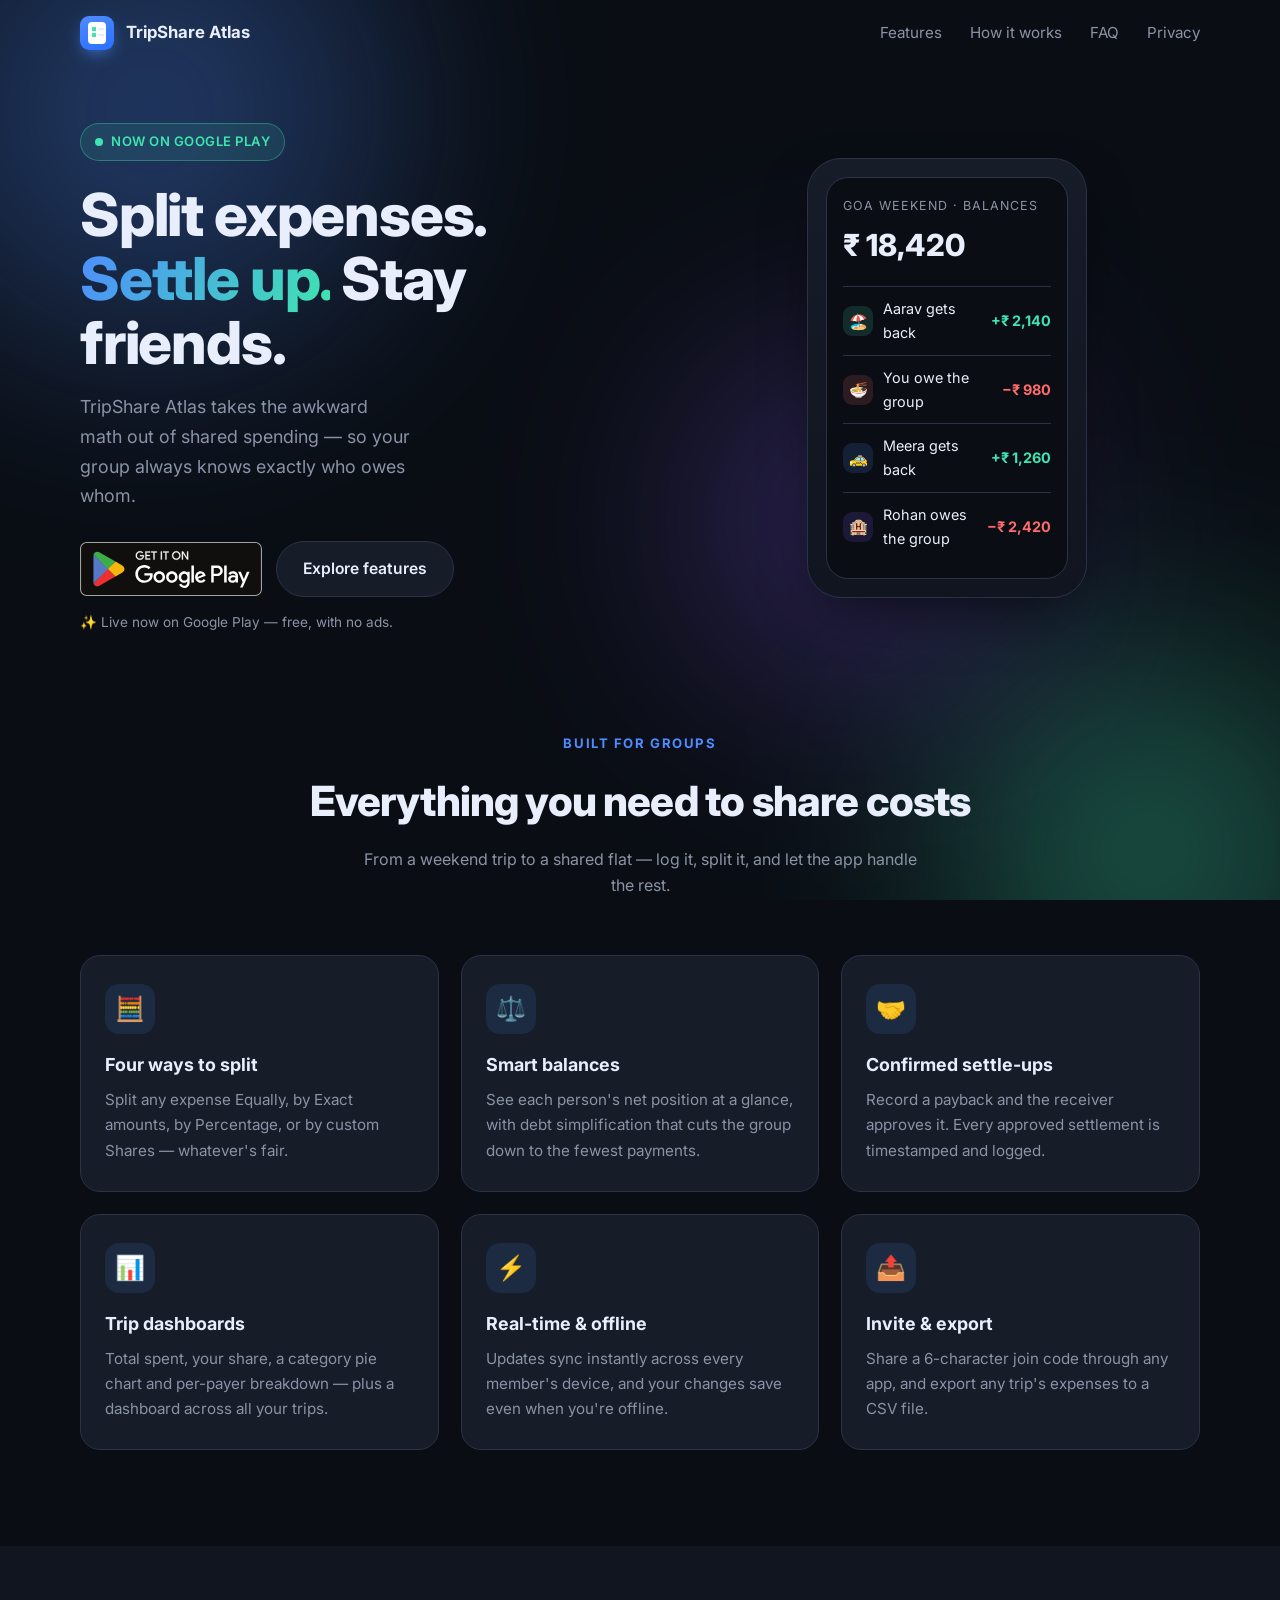
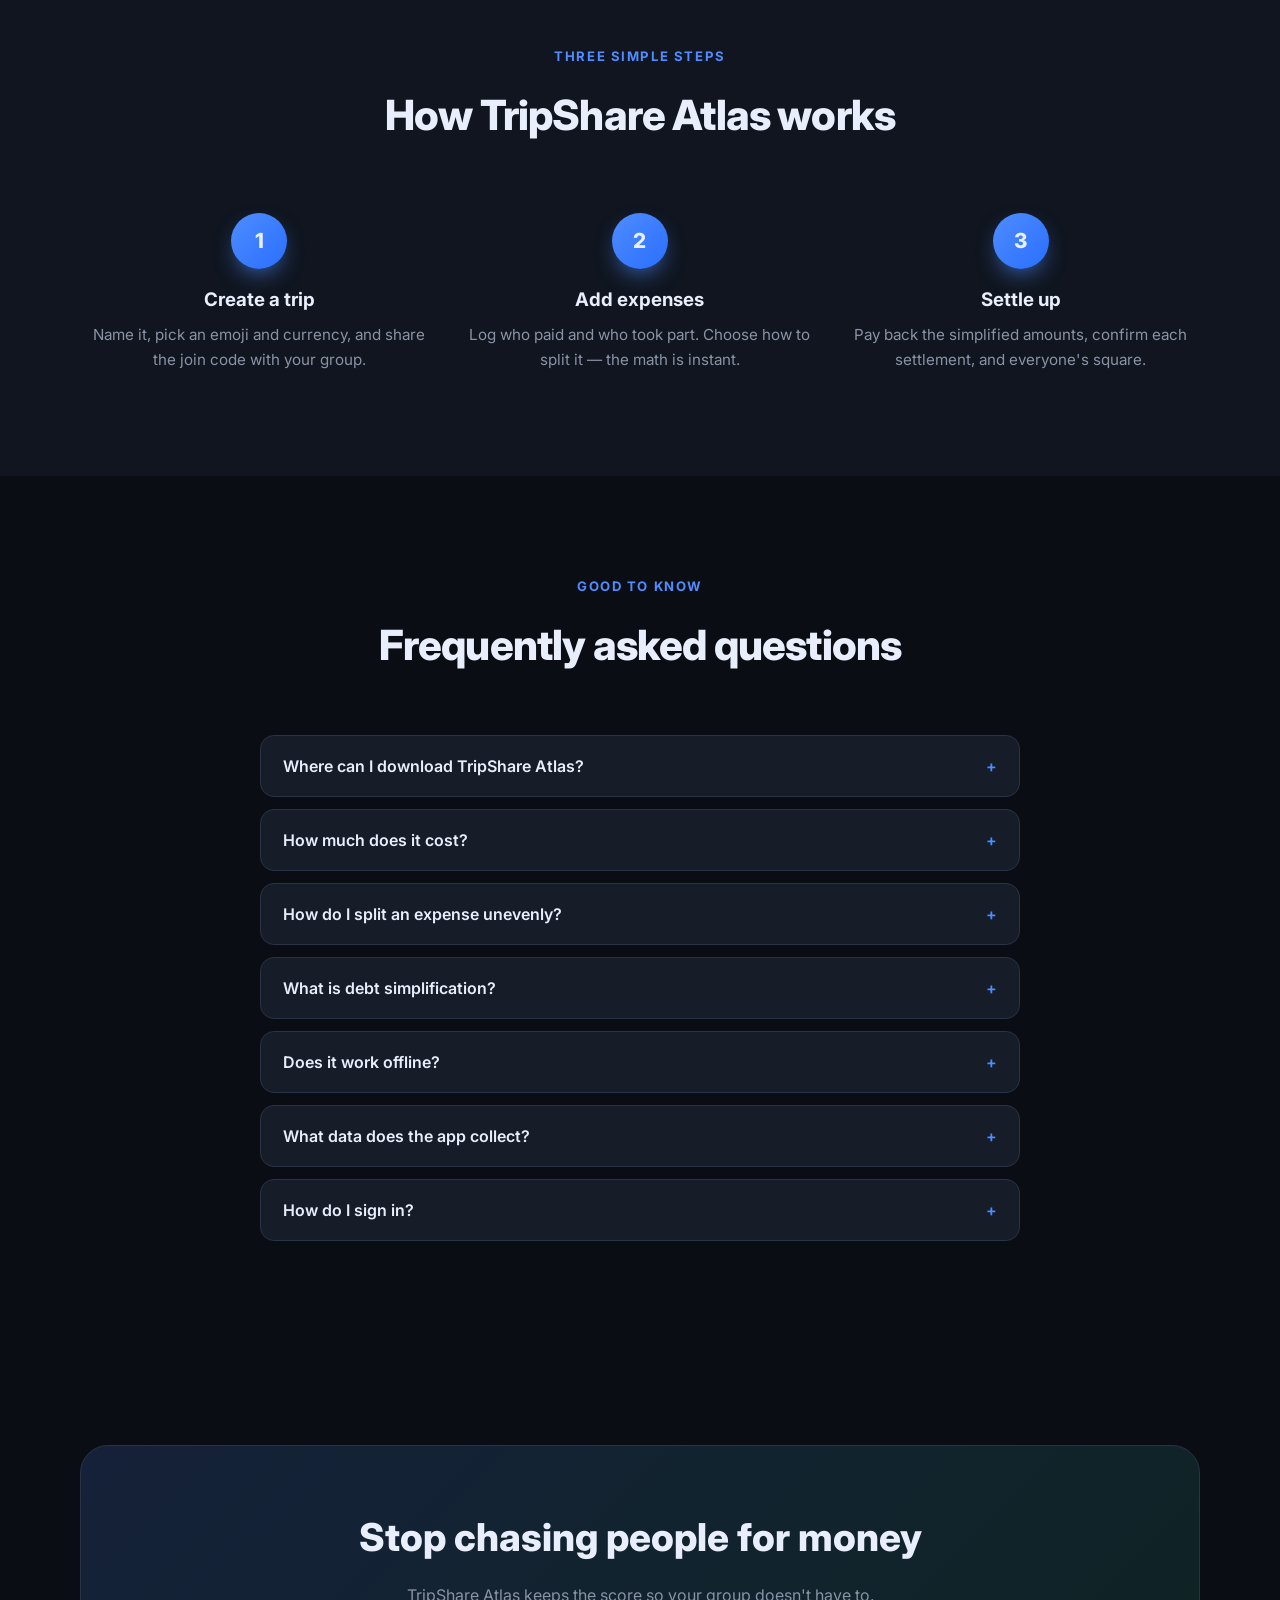
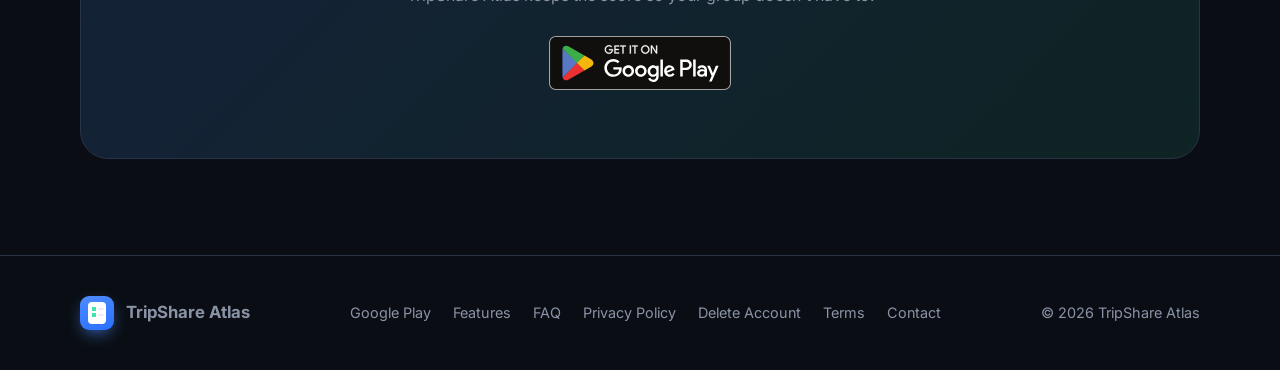
<file: index.html>
<!DOCTYPE html>
<html lang="en">
<head>
  <meta charset="UTF-8" />
  <meta name="viewport" content="width=device-width, initial-scale=1.0" />
  <title>TripShare Atlas — Split group expenses, settle up, stay friends</title>
  <meta name="description" content="TripShare Atlas splits group expenses, tracks who owes whom, and settles up fairly. Free on Google Play." />
  <meta name="theme-color" content="#0A0E14" />
  <link rel="preconnect" href="https://fonts.googleapis.com" />
  <link rel="preconnect" href="https://fonts.gstatic.com" crossorigin />
  <link href="https://fonts.googleapis.com/css2?family=Inter:wght@400;500;600;700;800&display=swap" rel="stylesheet" />
  <link rel="stylesheet" href="style.css" />
</head>
<body>

  <!-- animated backdrop -->
  <div class="aurora" aria-hidden="true"><span></span><span></span><span></span></div>

  <!-- ===== NAV ===== -->
  <nav class="nav" id="nav">
    <div class="wrap">
      <a href="#top" class="brand"><span class="mark"></span> TripShare Atlas</a>
      <div class="nav-links">
        <a href="#features">Features</a>
        <a href="#how">How it works</a>
        <a href="#faq">FAQ</a>
        <a href="privacy.html">Privacy</a>
      </div>
    </div>
  </nav>

  <!-- ===== HERO ===== -->
  <header class="hero" id="top">
    <div class="wrap">
      <div>
        <span class="pill"><span class="dot"></span> Now on Google Play</span>
        <h1>Split expenses.<br /><span class="grad">Settle up.</span> Stay friends.</h1>
        <p class="lead">TripShare Atlas takes the awkward math out of shared spending — so your group always knows exactly who owes whom.</p>
        <div class="hero-cta">
          <a class="badge-link" href="https://play.google.com/store/apps/details?id=com.tripshare.atlas" target="_blank" rel="noopener" aria-label="Get TripShare Atlas on Google Play">
            <img class="play-badge" alt="Get it on Google Play" src="google-play-badge.svg" />
          </a>
          <a href="#features" class="btn btn-ghost">Explore features</a>
        </div>
        <p class="soon-note">✨ Live now on Google Play — free, with no ads.</p>
      </div>

      <!-- floating phone mockup -->
      <div class="hero-art">
        <div class="phone">
          <div class="screen">
            <div class="s-title">Goa Weekend · Balances</div>
            <div class="s-total">₹ 18,420</div>
            <div class="row">
              <span class="ic" style="background:rgba(63,229,176,.14)">🏖️</span>
              <span class="nm">Aarav gets back</span>
              <span class="amt cr">+₹ 2,140</span>
            </div>
            <div class="row">
              <span class="ic" style="background:rgba(255,107,107,.14)">🍜</span>
              <span class="nm">You owe the group</span>
              <span class="amt dr">−₹ 980</span>
            </div>
            <div class="row">
              <span class="ic" style="background:rgba(78,140,255,.14)">🚕</span>
              <span class="nm">Meera gets back</span>
              <span class="amt cr">+₹ 1,260</span>
            </div>
            <div class="row">
              <span class="ic" style="background:rgba(138,92,255,.14)">🏨</span>
              <span class="nm">Rohan owes the group</span>
              <span class="amt dr">−₹ 2,420</span>
            </div>
          </div>
        </div>
      </div>
    </div>
  </header>

  <!-- ===== FEATURES ===== -->
  <section id="features">
    <div class="wrap">
      <div class="head reveal">
        <span class="eyebrow">Built for groups</span>
        <h2>Everything you need to share costs</h2>
        <p>From a weekend trip to a shared flat — log it, split it, and let the app handle the rest.</p>
      </div>
      <div class="grid">
        <div class="card reveal">
          <div class="emoji">🧮</div>
          <h3>Four ways to split</h3>
          <p>Split any expense Equally, by Exact amounts, by Percentage, or by custom Shares — whatever's fair.</p>
        </div>
        <div class="card reveal d1">
          <div class="emoji">⚖️</div>
          <h3>Smart balances</h3>
          <p>See each person's net position at a glance, with debt simplification that cuts the group down to the fewest payments.</p>
        </div>
        <div class="card reveal d2">
          <div class="emoji">🤝</div>
          <h3>Confirmed settle-ups</h3>
          <p>Record a payback and the receiver approves it. Every approved settlement is timestamped and logged.</p>
        </div>
        <div class="card reveal">
          <div class="emoji">📊</div>
          <h3>Trip dashboards</h3>
          <p>Total spent, your share, a category pie chart and per-payer breakdown — plus a dashboard across all your trips.</p>
        </div>
        <div class="card reveal d1">
          <div class="emoji">⚡</div>
          <h3>Real-time &amp; offline</h3>
          <p>Updates sync instantly across every member's device, and your changes save even when you're offline.</p>
        </div>
        <div class="card reveal d2">
          <div class="emoji">📤</div>
          <h3>Invite &amp; export</h3>
          <p>Share a 6-character join code through any app, and export any trip's expenses to a CSV file.</p>
        </div>
      </div>
    </div>
  </section>

  <!-- ===== HOW IT WORKS ===== -->
  <section id="how" style="background:var(--bg-2)">
    <div class="wrap">
      <div class="head reveal">
        <span class="eyebrow">Three simple steps</span>
        <h2>How TripShare Atlas works</h2>
      </div>
      <div class="steps">
        <div class="step reveal">
          <div class="num">1</div>
          <h3>Create a trip</h3>
          <p>Name it, pick an emoji and currency, and share the join code with your group.</p>
        </div>
        <div class="step reveal d1">
          <div class="num">2</div>
          <h3>Add expenses</h3>
          <p>Log who paid and who took part. Choose how to split it — the math is instant.</p>
        </div>
        <div class="step reveal d2">
          <div class="num">3</div>
          <h3>Settle up</h3>
          <p>Pay back the simplified amounts, confirm each settlement, and everyone's square.</p>
        </div>
      </div>
    </div>
  </section>

  <!-- ===== FAQ ===== -->
  <section id="faq">
    <div class="wrap">
      <div class="head reveal">
        <span class="eyebrow">Good to know</span>
        <h2>Frequently asked questions</h2>
      </div>
      <div class="faq">
        <div class="qa reveal">
          <button class="q">Where can I download TripShare Atlas? <span class="chev">+</span></button>
          <div class="a"><p>TripShare Atlas is live on the <a href="https://play.google.com/store/apps/details?id=com.tripshare.atlas" target="_blank" rel="noopener">Google Play Store</a> — free to download, with no ads.</p></div>
        </div>
        <div class="qa reveal">
          <button class="q">How much does it cost? <span class="chev">+</span></button>
          <div class="a"><p>TripShare Atlas is free to download and use. There are no ads inside the app.</p></div>
        </div>
        <div class="qa reveal">
          <button class="q">How do I split an expense unevenly? <span class="chev">+</span></button>
          <div class="a"><p>Every expense supports four split types — Equal, Exact amounts, Percentages, and custom Shares. Pick whichever matches the situation, choose who took part, and the app calculates each person's share.</p></div>
        </div>
        <div class="qa reveal">
          <button class="q">What is debt simplification? <span class="chev">+</span></button>
          <div class="a"><p>Instead of everyone paying back everyone, the app works out the smallest set of transfers that clears all balances — so one person might make a single payment rather than five.</p></div>
        </div>
        <div class="qa reveal">
          <button class="q">Does it work offline? <span class="chev">+</span></button>
          <div class="a"><p>Yes. You can add and view expenses without a connection, and your changes sync automatically as soon as you're back online.</p></div>
        </div>
        <div class="qa reveal">
          <button class="q">What data does the app collect? <span class="chev">+</span></button>
          <div class="a"><p>Only what's needed to make group splitting work: your name, your email address, and the expense data you choose to enter. It's stored securely with Google Firebase. You can delete your account and all data from inside the app at any time — see our <a href="privacy.html">Privacy Policy</a> for full details.</p></div>
        </div>
        <div class="qa reveal">
          <button class="q">How do I sign in? <span class="chev">+</span></button>
          <div class="a"><p>Sign in with Google in one tap, or create an account with your email and password. Email sign-ups confirm their address before joining trips.</p></div>
        </div>
      </div>
    </div>
  </section>

  <!-- ===== FINAL CTA ===== -->
  <section>
    <div class="wrap">
      <div class="cta-box reveal">
        <h2>Stop chasing people for money</h2>
        <p>TripShare Atlas keeps the score so your group doesn't have to.</p>
        <a class="badge-link" href="https://play.google.com/store/apps/details?id=com.tripshare.atlas" target="_blank" rel="noopener" aria-label="Get TripShare Atlas on Google Play">
          <img class="play-badge" alt="Get it on Google Play" src="google-play-badge.svg" />
        </a>
      </div>
    </div>
  </section>

  <!-- ===== FOOTER ===== -->
  <footer>
    <div class="wrap">
      <div class="brand"><span class="mark"></span> TripShare Atlas</div>
      <div class="foot-links">
        <a href="https://play.google.com/store/apps/details?id=com.tripshare.atlas" target="_blank" rel="noopener">Google Play</a>
        <a href="#features">Features</a>
        <a href="#faq">FAQ</a>
        <a href="privacy.html">Privacy Policy</a>
        <a href="delete-account.html">Delete Account</a>
        <a href="terms.html">Terms</a>
        <a href="mailto:divyanshuprakash780@gmail.com">Contact</a>
      </div>
      <div>© 2026 TripShare Atlas</div>
    </div>
  </footer>

  <script>
    /* nav background on scroll */
    const nav = document.getElementById('nav');
    const onScroll = () => nav.classList.toggle('scrolled', window.scrollY > 12);
    onScroll();
    window.addEventListener('scroll', onScroll, { passive: true });

    /* scroll-reveal */
    const io = new IntersectionObserver((entries) => {
      entries.forEach(e => { if (e.isIntersecting) { e.target.classList.add('visible'); io.unobserve(e.target); } });
    }, { threshold: 0.15 });
    document.querySelectorAll('.reveal').forEach(el => io.observe(el));

    /* FAQ accordion */
    document.querySelectorAll('.qa .q').forEach(btn => {
      btn.addEventListener('click', () => {
        const qa = btn.parentElement;
        const open = qa.classList.contains('open');
        document.querySelectorAll('.qa.open').forEach(o => {
          o.classList.remove('open');
          o.querySelector('.a').style.maxHeight = null;
        });
        if (!open) {
          qa.classList.add('open');
          const a = qa.querySelector('.a');
          a.style.maxHeight = a.scrollHeight + 'px';
        }
      });
    });
  </script>
</body>
</html>
</file>
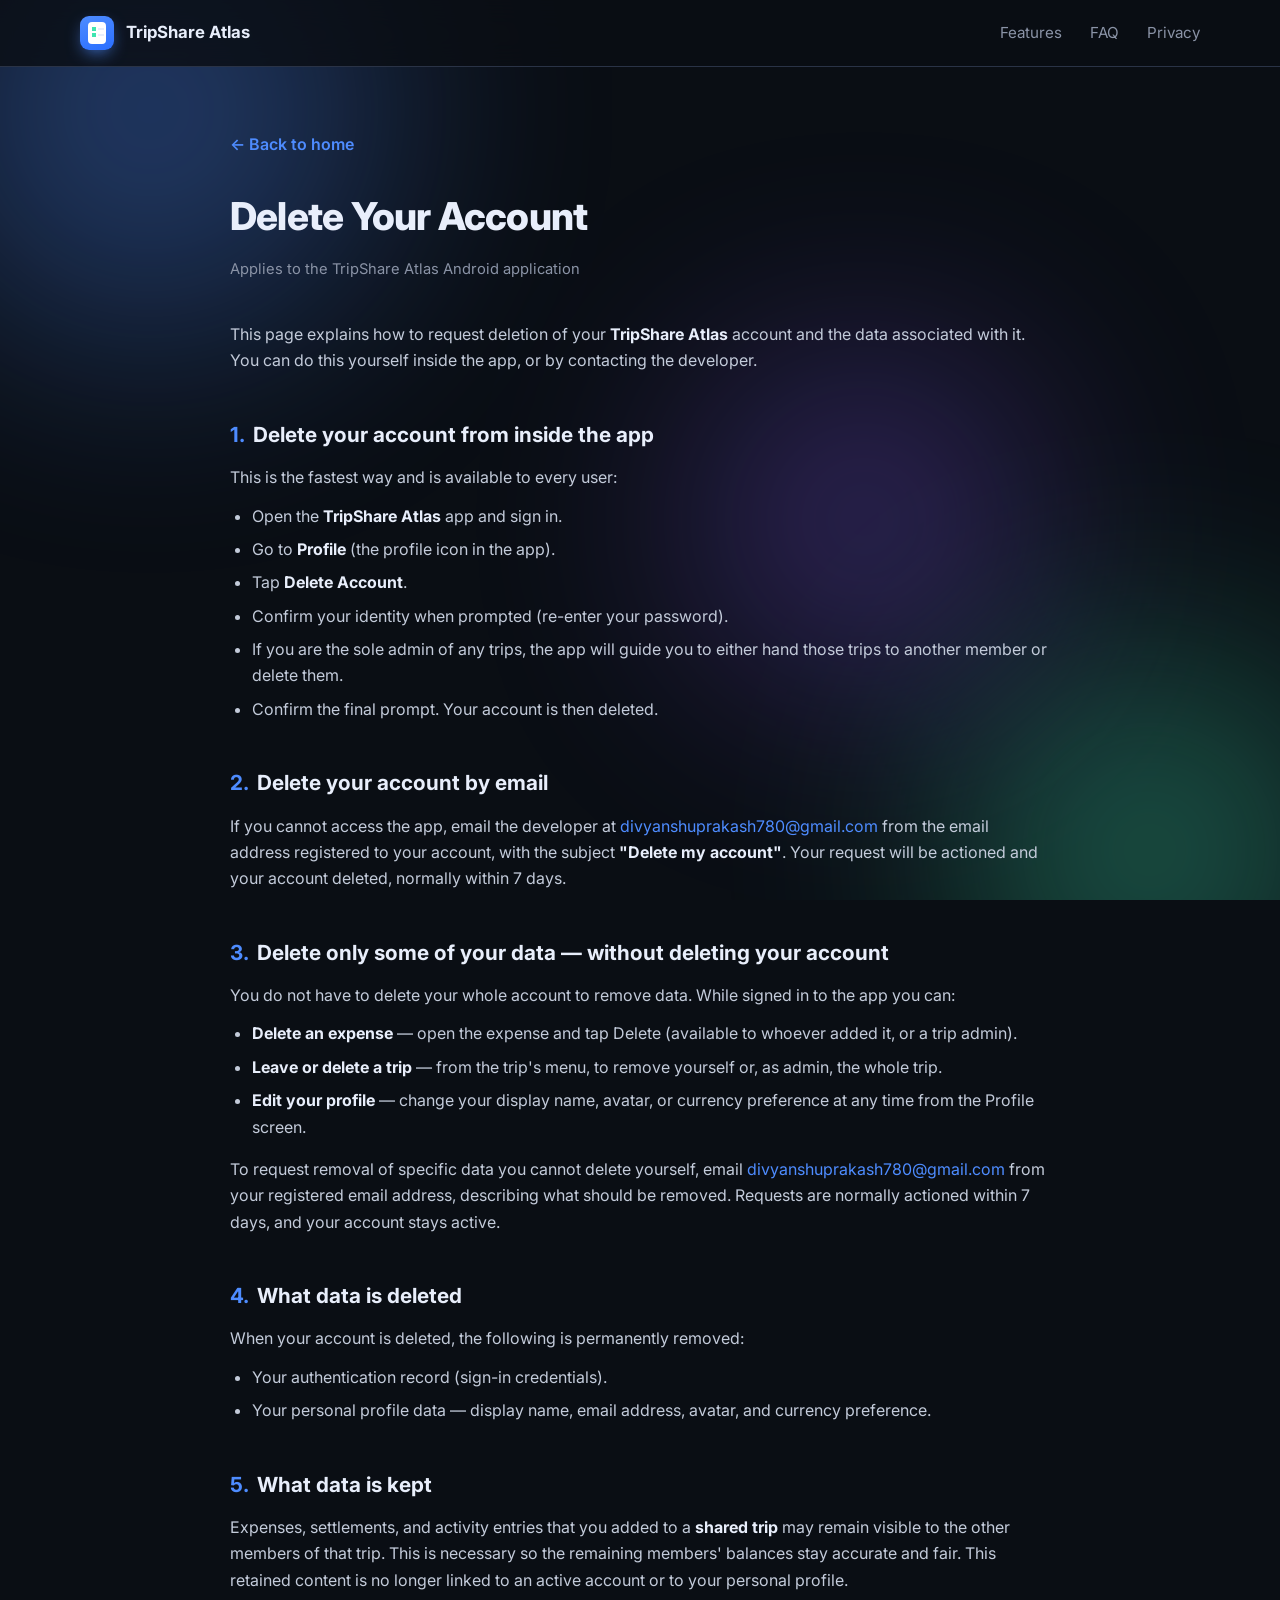
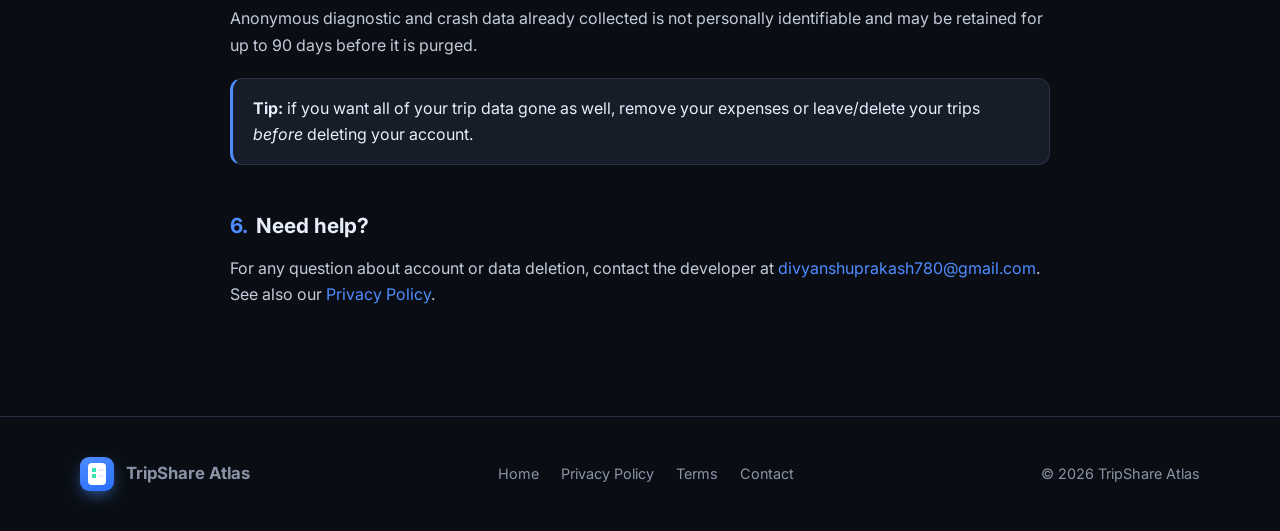
<file: delete-account.html>
<!DOCTYPE html>
<html lang="en">
<head>
  <meta charset="UTF-8" />
  <meta name="viewport" content="width=device-width, initial-scale=1.0" />
  <title>Delete Your Account — TripShare Atlas</title>
  <meta name="description" content="How to delete your TripShare Atlas account and associated data." />
  <meta name="theme-color" content="#0A0E14" />
  <link rel="preconnect" href="https://fonts.googleapis.com" />
  <link rel="preconnect" href="https://fonts.gstatic.com" crossorigin />
  <link href="https://fonts.googleapis.com/css2?family=Inter:wght@400;500;600;700;800&display=swap" rel="stylesheet" />
  <link rel="stylesheet" href="style.css" />
</head>
<body>

  <div class="aurora" aria-hidden="true"><span></span><span></span><span></span></div>

  <nav class="nav scrolled">
    <div class="wrap">
      <a href="index.html" class="brand"><span class="mark"></span> TripShare Atlas</a>
      <div class="nav-links">
        <a href="index.html#features">Features</a>
        <a href="index.html#faq">FAQ</a>
        <a href="privacy.html">Privacy</a>
      </div>
    </div>
  </nav>

  <main class="doc">
    <a href="index.html" class="back-link">← Back to home</a>

    <h1>Delete Your Account</h1>
    <p class="updated">Applies to the TripShare Atlas Android application</p>

    <p>This page explains how to request deletion of your <strong>TripShare Atlas</strong>
    account and the data associated with it. You can do this yourself inside the
    app, or by contacting the developer.</p>

    <h2><span class="n">1.</span>Delete your account from inside the app</h2>
    <p>This is the fastest way and is available to every user:</p>
    <ul>
      <li>Open the <strong>TripShare Atlas</strong> app and sign in.</li>
      <li>Go to <strong>Profile</strong> (the profile icon in the app).</li>
      <li>Tap <strong>Delete Account</strong>.</li>
      <li>Confirm your identity when prompted (re-enter your password).</li>
      <li>If you are the sole admin of any trips, the app will guide you to either
          hand those trips to another member or delete them.</li>
      <li>Confirm the final prompt. Your account is then deleted.</li>
    </ul>

    <h2><span class="n">2.</span>Delete your account by email</h2>
    <p>If you cannot access the app, email the developer at
    <a href="mailto:divyanshuprakash780@gmail.com">divyanshuprakash780@gmail.com</a>
    from the email address registered to your account, with the subject
    <strong>"Delete my account"</strong>. Your request will be actioned and your
    account deleted, normally within 7 days.</p>

    <h2><span class="n">3.</span>Delete only some of your data — without deleting your account</h2>
    <p>You do not have to delete your whole account to remove data. While signed
    in to the app you can:</p>
    <ul>
      <li><strong>Delete an expense</strong> — open the expense and tap Delete
          (available to whoever added it, or a trip admin).</li>
      <li><strong>Leave or delete a trip</strong> — from the trip's menu, to remove
          yourself or, as admin, the whole trip.</li>
      <li><strong>Edit your profile</strong> — change your display name, avatar, or
          currency preference at any time from the Profile screen.</li>
    </ul>
    <p>To request removal of specific data you cannot delete yourself, email
    <a href="mailto:divyanshuprakash780@gmail.com">divyanshuprakash780@gmail.com</a>
    from your registered email address, describing what should be removed. Requests
    are normally actioned within 7 days, and your account stays active.</p>

    <h2><span class="n">4.</span>What data is deleted</h2>
    <p>When your account is deleted, the following is permanently removed:</p>
    <ul>
      <li>Your authentication record (sign-in credentials).</li>
      <li>Your personal profile data — display name, email address, avatar, and
          currency preference.</li>
    </ul>

    <h2><span class="n">5.</span>What data is kept</h2>
    <p>Expenses, settlements, and activity entries that you added to a
    <strong>shared trip</strong> may remain visible to the other members of that
    trip. This is necessary so the remaining members' balances stay accurate and
    fair. This retained content is no longer linked to an active account or to
    your personal profile.</p>
    <p>Anonymous diagnostic and crash data already collected is not personally
    identifiable and may be retained for up to 90 days before it is purged.</p>

    <div class="callout">
      <strong>Tip:</strong> if you want all of your trip data gone as well, remove
      your expenses or leave/delete your trips <em>before</em> deleting your
      account.
    </div>

    <h2><span class="n">6.</span>Need help?</h2>
    <p>For any question about account or data deletion, contact the developer at
    <a href="mailto:divyanshuprakash780@gmail.com">divyanshuprakash780@gmail.com</a>.
    See also our <a href="privacy.html">Privacy Policy</a>.</p>
  </main>

  <footer>
    <div class="wrap">
      <div class="brand"><span class="mark"></span> TripShare Atlas</div>
      <div class="foot-links">
        <a href="index.html">Home</a>
        <a href="privacy.html">Privacy Policy</a>
        <a href="terms.html">Terms</a>
        <a href="mailto:divyanshuprakash780@gmail.com">Contact</a>
      </div>
      <div>© 2026 TripShare Atlas</div>
    </div>
  </footer>

</body>
</html>
</file>
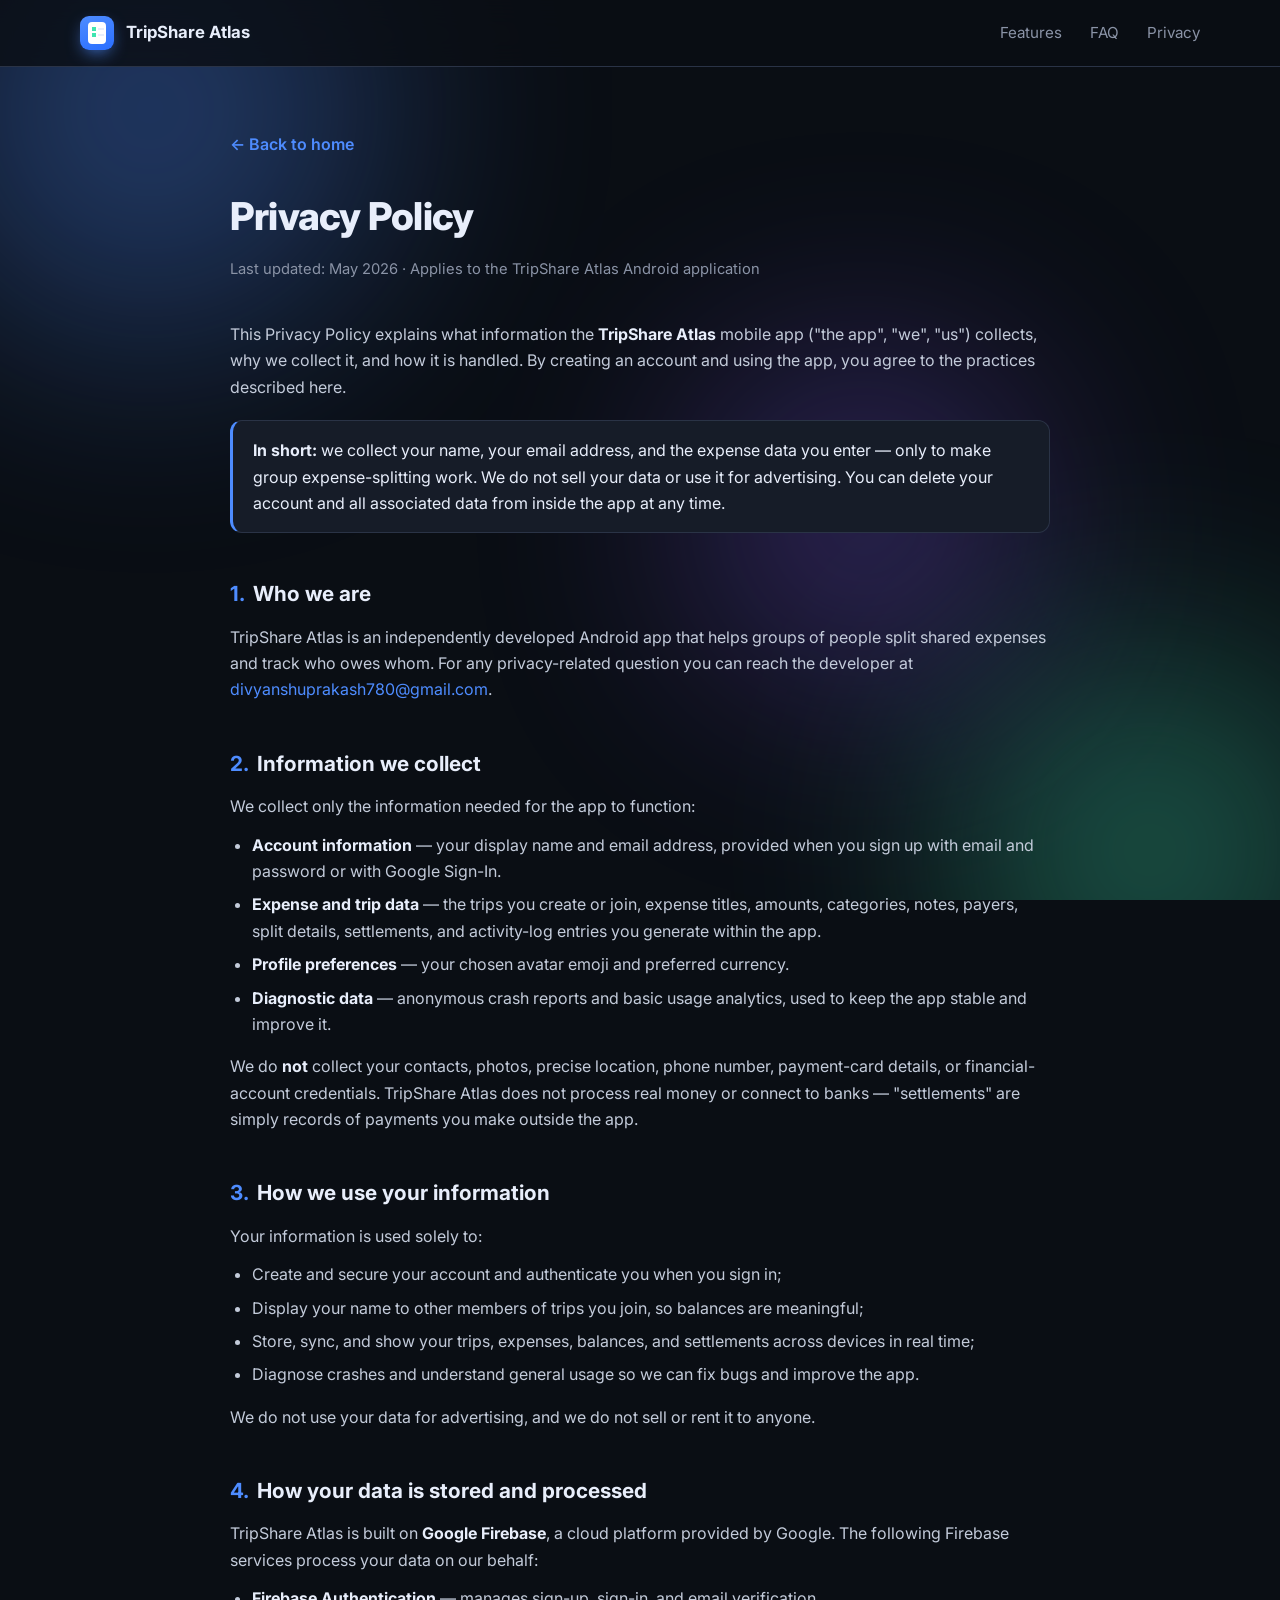
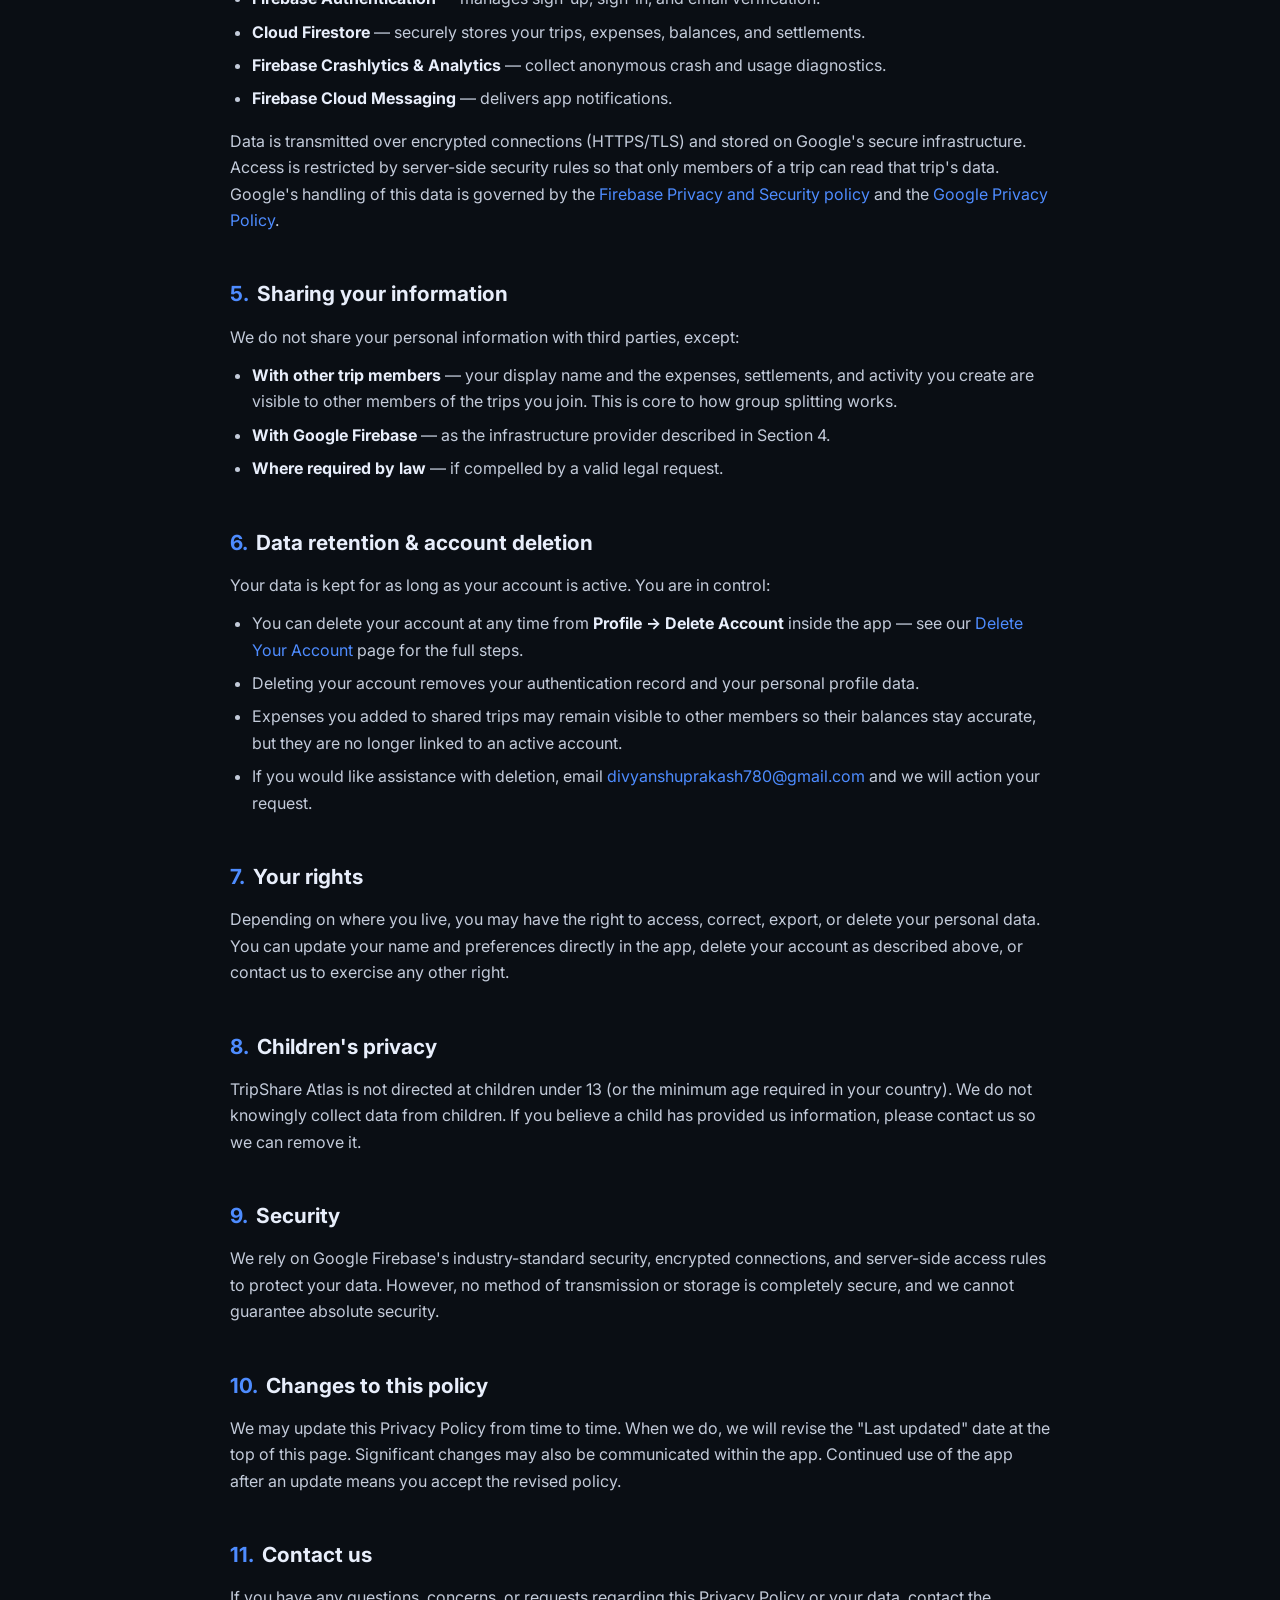
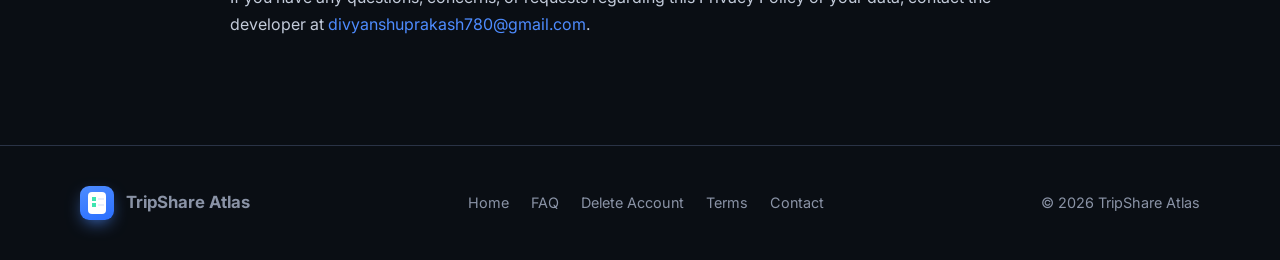
<file: privacy.html>
<!DOCTYPE html>
<html lang="en">
<head>
  <meta charset="UTF-8" />
  <meta name="viewport" content="width=device-width, initial-scale=1.0" />
  <title>Privacy Policy — TripShare Atlas</title>
  <meta name="description" content="Privacy Policy for the TripShare Atlas Android app." />
  <meta name="theme-color" content="#0A0E14" />
  <link rel="preconnect" href="https://fonts.googleapis.com" />
  <link rel="preconnect" href="https://fonts.gstatic.com" crossorigin />
  <link href="https://fonts.googleapis.com/css2?family=Inter:wght@400;500;600;700;800&display=swap" rel="stylesheet" />
  <link rel="stylesheet" href="style.css" />
</head>
<body>

  <div class="aurora" aria-hidden="true"><span></span><span></span><span></span></div>

  <nav class="nav scrolled">
    <div class="wrap">
      <a href="index.html" class="brand"><span class="mark"></span> TripShare Atlas</a>
      <div class="nav-links">
        <a href="index.html#features">Features</a>
        <a href="index.html#faq">FAQ</a>
        <a href="privacy.html">Privacy</a>
      </div>
    </div>
  </nav>

  <main class="doc">
    <a href="index.html" class="back-link">← Back to home</a>

    <h1>Privacy Policy</h1>
    <p class="updated">Last updated: May 2026 · Applies to the TripShare Atlas Android application</p>

    <p>This Privacy Policy explains what information the <strong>TripShare Atlas</strong> mobile app ("the app", "we", "us") collects, why we collect it, and how it is handled. By creating an account and using the app, you agree to the practices described here.</p>

    <div class="callout">
      <strong>In short:</strong> we collect your name, your email address, and the expense data you enter — only to make group expense-splitting work. We do not sell your data or use it for advertising. You can delete your account and all associated data from inside the app at any time.
    </div>

    <h2><span class="n">1.</span>Who we are</h2>
    <p>TripShare Atlas is an independently developed Android app that helps groups of people split shared expenses and track who owes whom. For any privacy-related question you can reach the developer at <a href="mailto:divyanshuprakash780@gmail.com">divyanshuprakash780@gmail.com</a>.</p>

    <h2><span class="n">2.</span>Information we collect</h2>
    <p>We collect only the information needed for the app to function:</p>
    <ul>
      <li><strong>Account information</strong> — your display name and email address, provided when you sign up with email and password or with Google Sign-In.</li>
      <li><strong>Expense and trip data</strong> — the trips you create or join, expense titles, amounts, categories, notes, payers, split details, settlements, and activity-log entries you generate within the app.</li>
      <li><strong>Profile preferences</strong> — your chosen avatar emoji and preferred currency.</li>
      <li><strong>Diagnostic data</strong> — anonymous crash reports and basic usage analytics, used to keep the app stable and improve it.</li>
    </ul>
    <p>We do <strong>not</strong> collect your contacts, photos, precise location, phone number, payment-card details, or financial-account credentials. TripShare Atlas does not process real money or connect to banks — "settlements" are simply records of payments you make outside the app.</p>

    <h2><span class="n">3.</span>How we use your information</h2>
    <p>Your information is used solely to:</p>
    <ul>
      <li>Create and secure your account and authenticate you when you sign in;</li>
      <li>Display your name to other members of trips you join, so balances are meaningful;</li>
      <li>Store, sync, and show your trips, expenses, balances, and settlements across devices in real time;</li>
      <li>Diagnose crashes and understand general usage so we can fix bugs and improve the app.</li>
    </ul>
    <p>We do not use your data for advertising, and we do not sell or rent it to anyone.</p>

    <h2><span class="n">4.</span>How your data is stored and processed</h2>
    <p>TripShare Atlas is built on <strong>Google Firebase</strong>, a cloud platform provided by Google. The following Firebase services process your data on our behalf:</p>
    <ul>
      <li><strong>Firebase Authentication</strong> — manages sign-up, sign-in, and email verification.</li>
      <li><strong>Cloud Firestore</strong> — securely stores your trips, expenses, balances, and settlements.</li>
      <li><strong>Firebase Crashlytics &amp; Analytics</strong> — collect anonymous crash and usage diagnostics.</li>
      <li><strong>Firebase Cloud Messaging</strong> — delivers app notifications.</li>
    </ul>
    <p>Data is transmitted over encrypted connections (HTTPS/TLS) and stored on Google's secure infrastructure. Access is restricted by server-side security rules so that only members of a trip can read that trip's data. Google's handling of this data is governed by the <a href="https://firebase.google.com/support/privacy" target="_blank" rel="noopener">Firebase Privacy and Security policy</a> and the <a href="https://policies.google.com/privacy" target="_blank" rel="noopener">Google Privacy Policy</a>.</p>

    <h2><span class="n">5.</span>Sharing your information</h2>
    <p>We do not share your personal information with third parties, except:</p>
    <ul>
      <li><strong>With other trip members</strong> — your display name and the expenses, settlements, and activity you create are visible to other members of the trips you join. This is core to how group splitting works.</li>
      <li><strong>With Google Firebase</strong> — as the infrastructure provider described in Section 4.</li>
      <li><strong>Where required by law</strong> — if compelled by a valid legal request.</li>
    </ul>

    <h2><span class="n">6.</span>Data retention &amp; account deletion</h2>
    <p>Your data is kept for as long as your account is active. You are in control:</p>
    <ul>
      <li>You can delete your account at any time from <strong>Profile → Delete Account</strong> inside the app — see our <a href="delete-account.html">Delete Your Account</a> page for the full steps.</li>
      <li>Deleting your account removes your authentication record and your personal profile data.</li>
      <li>Expenses you added to shared trips may remain visible to other members so their balances stay accurate, but they are no longer linked to an active account.</li>
      <li>If you would like assistance with deletion, email <a href="mailto:divyanshuprakash780@gmail.com">divyanshuprakash780@gmail.com</a> and we will action your request.</li>
    </ul>

    <h2><span class="n">7.</span>Your rights</h2>
    <p>Depending on where you live, you may have the right to access, correct, export, or delete your personal data. You can update your name and preferences directly in the app, delete your account as described above, or contact us to exercise any other right.</p>

    <h2><span class="n">8.</span>Children's privacy</h2>
    <p>TripShare Atlas is not directed at children under 13 (or the minimum age required in your country). We do not knowingly collect data from children. If you believe a child has provided us information, please contact us so we can remove it.</p>

    <h2><span class="n">9.</span>Security</h2>
    <p>We rely on Google Firebase's industry-standard security, encrypted connections, and server-side access rules to protect your data. However, no method of transmission or storage is completely secure, and we cannot guarantee absolute security.</p>

    <h2><span class="n">10.</span>Changes to this policy</h2>
    <p>We may update this Privacy Policy from time to time. When we do, we will revise the "Last updated" date at the top of this page. Significant changes may also be communicated within the app. Continued use of the app after an update means you accept the revised policy.</p>

    <h2><span class="n">11.</span>Contact us</h2>
    <p>If you have any questions, concerns, or requests regarding this Privacy Policy or your data, contact the developer at <a href="mailto:divyanshuprakash780@gmail.com">divyanshuprakash780@gmail.com</a>.</p>
  </main>

  <footer>
    <div class="wrap">
      <div class="brand"><span class="mark"></span> TripShare Atlas</div>
      <div class="foot-links">
        <a href="index.html">Home</a>
        <a href="index.html#faq">FAQ</a>
        <a href="delete-account.html">Delete Account</a>
        <a href="terms.html">Terms</a>
        <a href="mailto:divyanshuprakash780@gmail.com">Contact</a>
      </div>
      <div>© 2026 TripShare Atlas</div>
    </div>
  </footer>

  <script>
    const nav = document.querySelector('.nav');
    nav.classList.add('scrolled');
  </script>
</body>
</html>
</file>
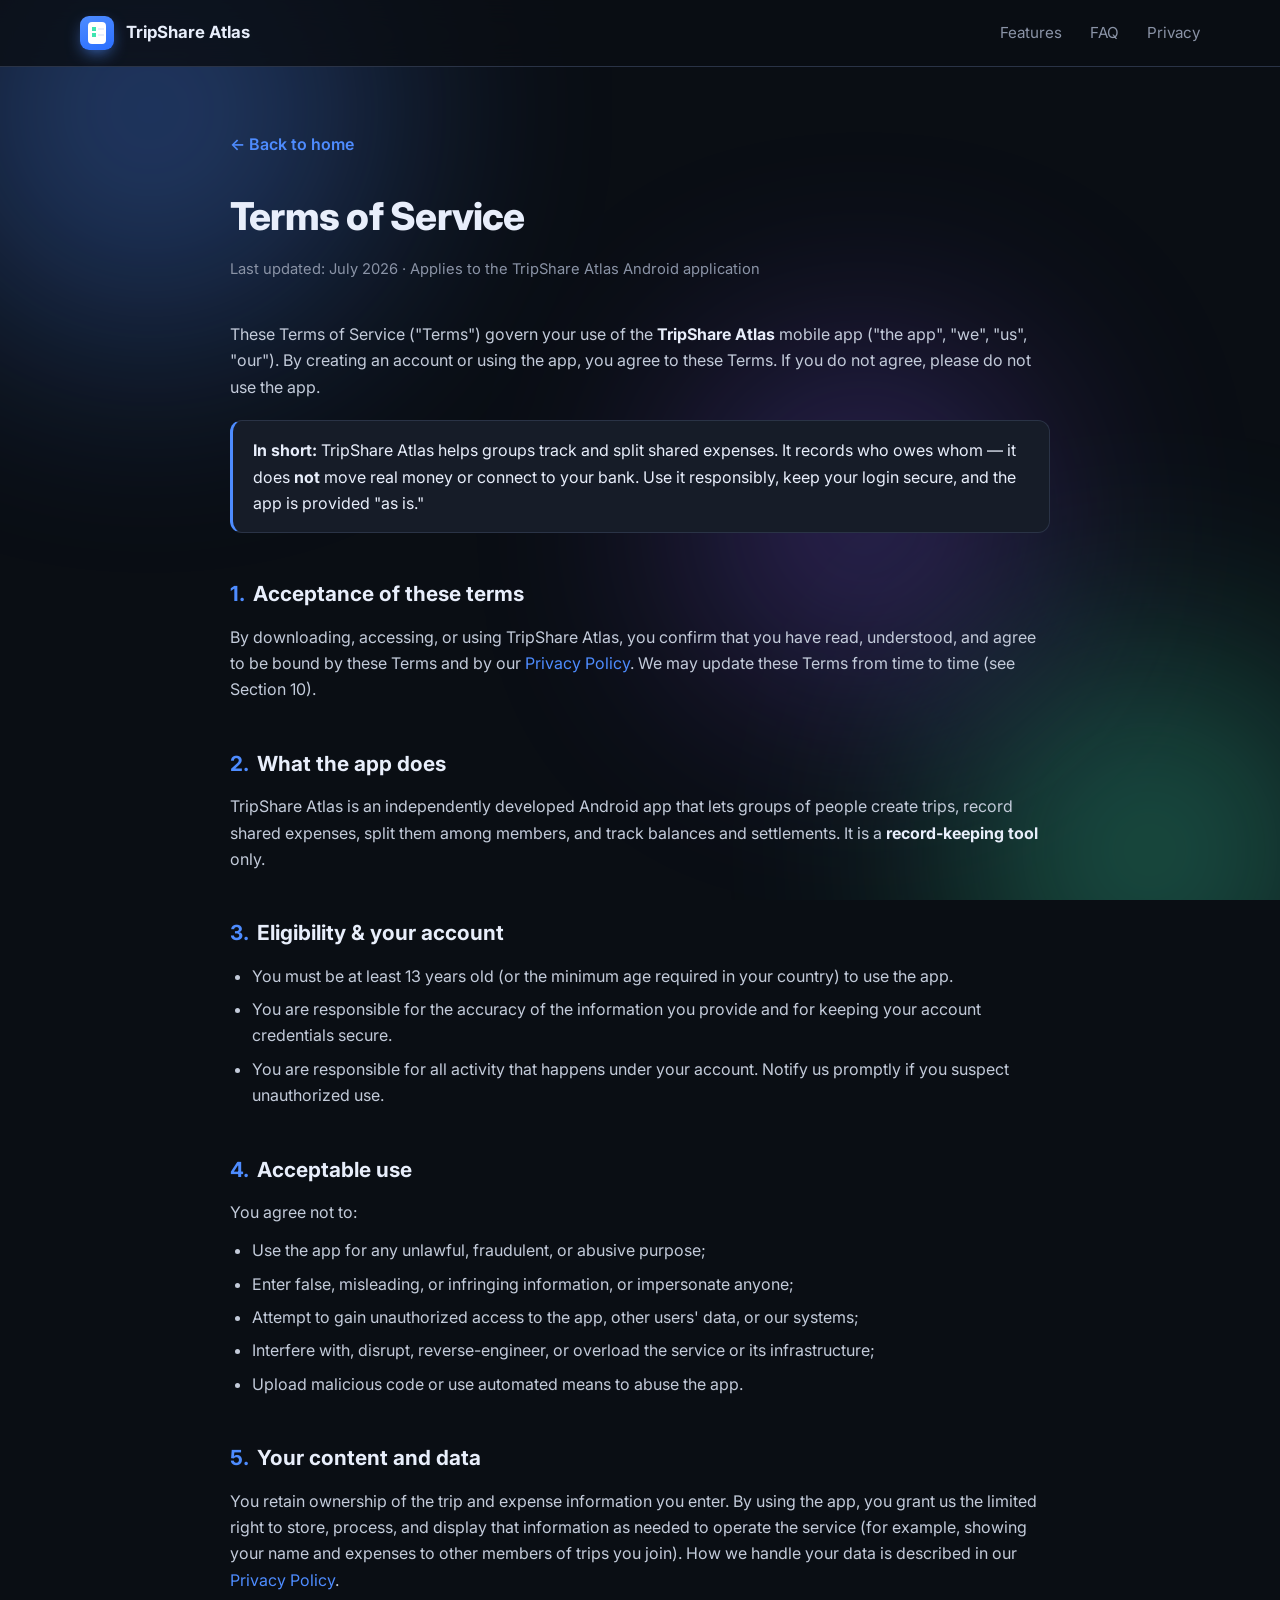
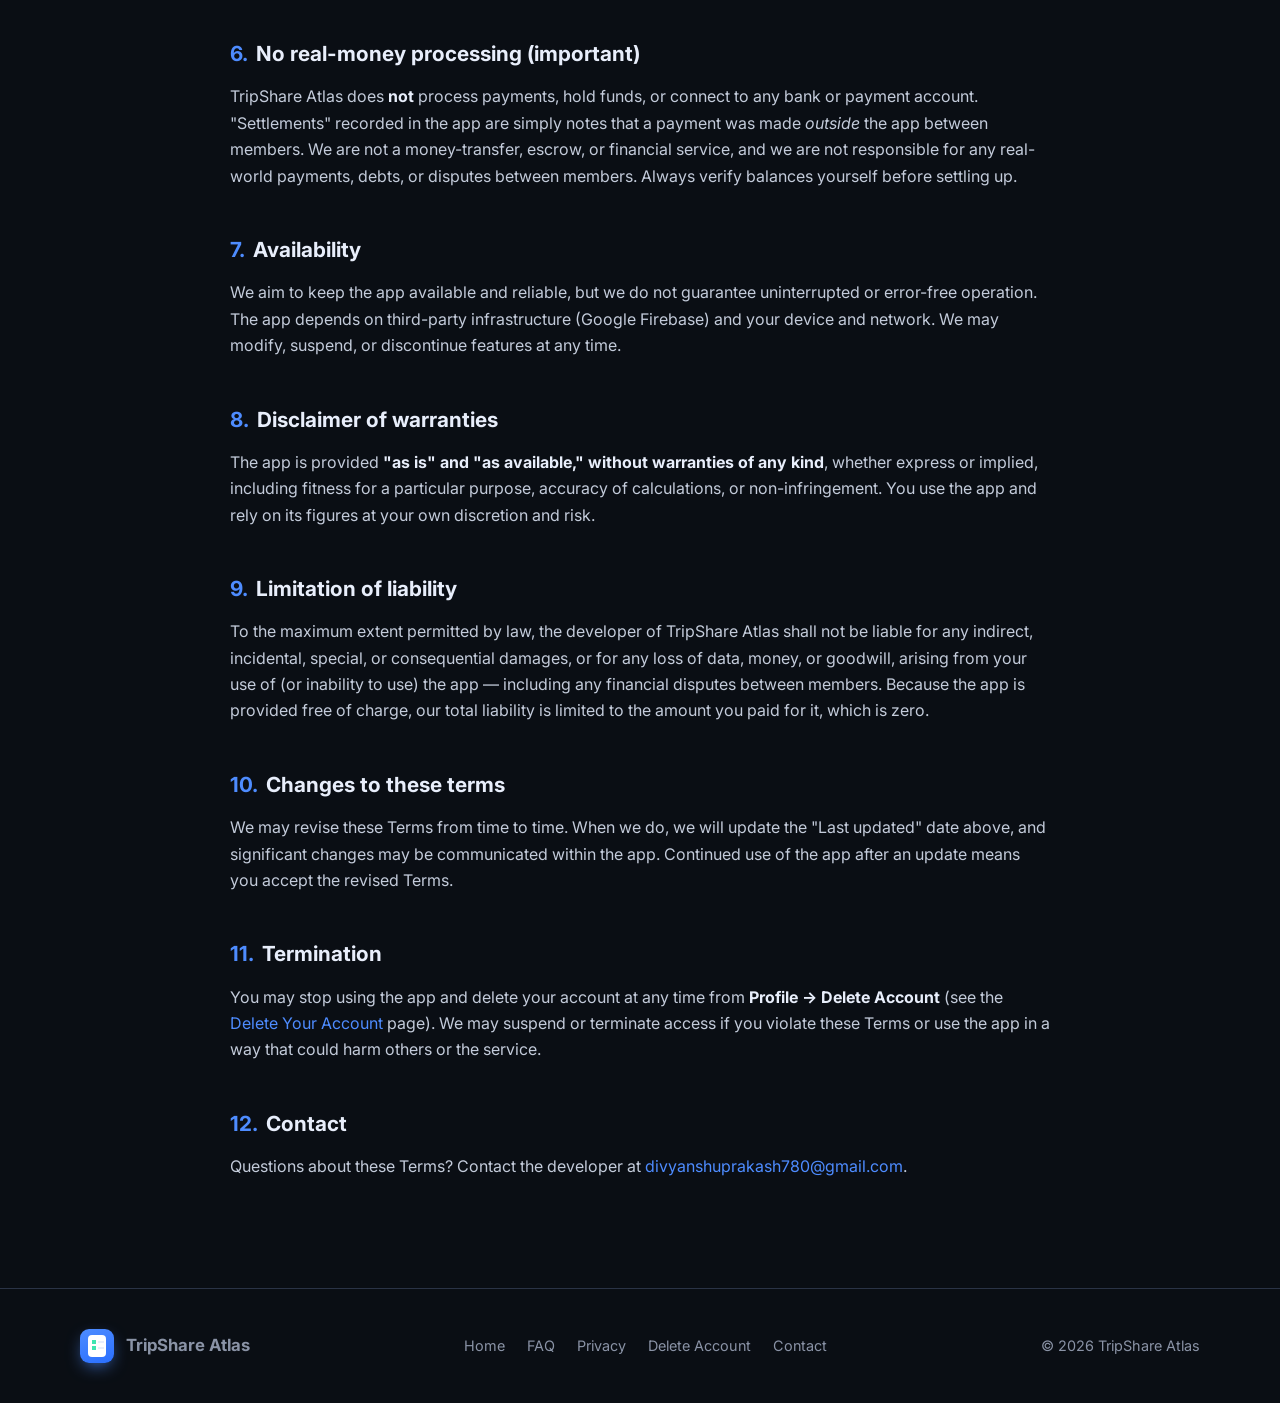
<file: terms.html>
<!DOCTYPE html>
<html lang="en">
<head>
  <meta charset="UTF-8" />
  <meta name="viewport" content="width=device-width, initial-scale=1.0" />
  <title>Terms of Service — TripShare Atlas</title>
  <meta name="description" content="Terms of Service for the TripShare Atlas Android app." />
  <meta name="theme-color" content="#0A0E14" />
  <link rel="preconnect" href="https://fonts.googleapis.com" />
  <link rel="preconnect" href="https://fonts.gstatic.com" crossorigin />
  <link href="https://fonts.googleapis.com/css2?family=Inter:wght@400;500;600;700;800&display=swap" rel="stylesheet" />
  <link rel="stylesheet" href="style.css" />
</head>
<body>

  <div class="aurora" aria-hidden="true"><span></span><span></span><span></span></div>

  <nav class="nav scrolled">
    <div class="wrap">
      <a href="index.html" class="brand"><span class="mark"></span> TripShare Atlas</a>
      <div class="nav-links">
        <a href="index.html#features">Features</a>
        <a href="index.html#faq">FAQ</a>
        <a href="privacy.html">Privacy</a>
      </div>
    </div>
  </nav>

  <main class="doc">
    <a href="index.html" class="back-link">← Back to home</a>

    <h1>Terms of Service</h1>
    <p class="updated">Last updated: July 2026 · Applies to the TripShare Atlas Android application</p>

    <p>These Terms of Service ("Terms") govern your use of the <strong>TripShare Atlas</strong> mobile app ("the app", "we", "us", "our"). By creating an account or using the app, you agree to these Terms. If you do not agree, please do not use the app.</p>

    <div class="callout">
      <strong>In short:</strong> TripShare Atlas helps groups track and split shared expenses. It records who owes whom — it does <strong>not</strong> move real money or connect to your bank. Use it responsibly, keep your login secure, and the app is provided "as is."
    </div>

    <h2><span class="n">1.</span>Acceptance of these terms</h2>
    <p>By downloading, accessing, or using TripShare Atlas, you confirm that you have read, understood, and agree to be bound by these Terms and by our <a href="privacy.html">Privacy Policy</a>. We may update these Terms from time to time (see Section 10).</p>

    <h2><span class="n">2.</span>What the app does</h2>
    <p>TripShare Atlas is an independently developed Android app that lets groups of people create trips, record shared expenses, split them among members, and track balances and settlements. It is a <strong>record-keeping tool</strong> only.</p>

    <h2><span class="n">3.</span>Eligibility &amp; your account</h2>
    <ul>
      <li>You must be at least 13 years old (or the minimum age required in your country) to use the app.</li>
      <li>You are responsible for the accuracy of the information you provide and for keeping your account credentials secure.</li>
      <li>You are responsible for all activity that happens under your account. Notify us promptly if you suspect unauthorized use.</li>
    </ul>

    <h2><span class="n">4.</span>Acceptable use</h2>
    <p>You agree not to:</p>
    <ul>
      <li>Use the app for any unlawful, fraudulent, or abusive purpose;</li>
      <li>Enter false, misleading, or infringing information, or impersonate anyone;</li>
      <li>Attempt to gain unauthorized access to the app, other users' data, or our systems;</li>
      <li>Interfere with, disrupt, reverse-engineer, or overload the service or its infrastructure;</li>
      <li>Upload malicious code or use automated means to abuse the app.</li>
    </ul>

    <h2><span class="n">5.</span>Your content and data</h2>
    <p>You retain ownership of the trip and expense information you enter. By using the app, you grant us the limited right to store, process, and display that information as needed to operate the service (for example, showing your name and expenses to other members of trips you join). How we handle your data is described in our <a href="privacy.html">Privacy Policy</a>.</p>

    <h2><span class="n">6.</span>No real-money processing (important)</h2>
    <p>TripShare Atlas does <strong>not</strong> process payments, hold funds, or connect to any bank or payment account. "Settlements" recorded in the app are simply notes that a payment was made <em>outside</em> the app between members. We are not a money-transfer, escrow, or financial service, and we are not responsible for any real-world payments, debts, or disputes between members. Always verify balances yourself before settling up.</p>

    <h2><span class="n">7.</span>Availability</h2>
    <p>We aim to keep the app available and reliable, but we do not guarantee uninterrupted or error-free operation. The app depends on third-party infrastructure (Google Firebase) and your device and network. We may modify, suspend, or discontinue features at any time.</p>

    <h2><span class="n">8.</span>Disclaimer of warranties</h2>
    <p>The app is provided <strong>"as is" and "as available," without warranties of any kind</strong>, whether express or implied, including fitness for a particular purpose, accuracy of calculations, or non-infringement. You use the app and rely on its figures at your own discretion and risk.</p>

    <h2><span class="n">9.</span>Limitation of liability</h2>
    <p>To the maximum extent permitted by law, the developer of TripShare Atlas shall not be liable for any indirect, incidental, special, or consequential damages, or for any loss of data, money, or goodwill, arising from your use of (or inability to use) the app — including any financial disputes between members. Because the app is provided free of charge, our total liability is limited to the amount you paid for it, which is zero.</p>

    <h2><span class="n">10.</span>Changes to these terms</h2>
    <p>We may revise these Terms from time to time. When we do, we will update the "Last updated" date above, and significant changes may be communicated within the app. Continued use of the app after an update means you accept the revised Terms.</p>

    <h2><span class="n">11.</span>Termination</h2>
    <p>You may stop using the app and delete your account at any time from <strong>Profile → Delete Account</strong> (see the <a href="delete-account.html">Delete Your Account</a> page). We may suspend or terminate access if you violate these Terms or use the app in a way that could harm others or the service.</p>

    <h2><span class="n">12.</span>Contact</h2>
    <p>Questions about these Terms? Contact the developer at <a href="mailto:divyanshuprakash780@gmail.com">divyanshuprakash780@gmail.com</a>.</p>
  </main>

  <footer>
    <div class="wrap">
      <div class="brand"><span class="mark"></span> TripShare Atlas</div>
      <div class="foot-links">
        <a href="index.html">Home</a>
        <a href="index.html#faq">FAQ</a>
        <a href="privacy.html">Privacy</a>
        <a href="delete-account.html">Delete Account</a>
        <a href="mailto:divyanshuprakash780@gmail.com">Contact</a>
      </div>
      <div>© 2026 TripShare Atlas</div>
    </div>
  </footer>

  <script>
    const nav = document.querySelector('.nav');
    nav.classList.add('scrolled');
  </script>
</body>
</html>
</file>
<file: style.css>
/* ============================================================
   TripShare Atlas — landing site styles
   Palette mirrors the in-app "Atlas" dark theme.
   ============================================================ */

:root {
  --bg:       #0A0E14;
  --bg-2:     #10151F;
  --surface:  #161C28;
  --surface-2:#1C2433;
  --line:     #2A3346;
  --primary:  #4E8CFF;
  --primary-d:#2A6FFF;
  --mint:     #3FE5B0;
  --coral:    #FF6B6B;
  --text:     #E8EEFB;
  --muted:    #8A93A6;
  --radius:   20px;
  --shadow:   0 24px 60px -20px rgba(0,0,0,.7);
}

* { margin: 0; padding: 0; box-sizing: border-box; }

html { scroll-behavior: smooth; }

body {
  background: var(--bg);
  color: var(--text);
  font-family: 'Inter', -apple-system, BlinkMacSystemFont, 'Segoe UI', Roboto, sans-serif;
  line-height: 1.65;
  -webkit-font-smoothing: antialiased;
  overflow-x: hidden;
}

a { color: inherit; text-decoration: none; }

/* ---- animated aurora backdrop ---- */
.aurora {
  position: fixed;
  inset: 0;
  z-index: -1;
  overflow: hidden;
}
.aurora span {
  position: absolute;
  border-radius: 50%;
  filter: blur(120px);
  opacity: .35;
  animation: drift 22s ease-in-out infinite;
}
.aurora span:nth-child(1) { width: 460px; height: 460px; background: var(--primary); top: -120px; left: -80px; }
.aurora span:nth-child(2) { width: 380px; height: 380px; background: var(--mint);    bottom: -140px; right: -60px; animation-delay: -7s; }
.aurora span:nth-child(3) { width: 320px; height: 320px; background: #8A5CFF;        top: 40%; left: 55%; animation-delay: -13s; }

@keyframes drift {
  0%,100% { transform: translate(0,0) scale(1); }
  33%     { transform: translate(60px,40px) scale(1.15); }
  66%     { transform: translate(-50px,30px) scale(.9); }
}

/* ---- layout ---- */
.wrap { width: min(1120px, 92vw); margin: 0 auto; }
section { padding: 96px 0; }

/* ---- nav ---- */
.nav {
  position: sticky; top: 0; z-index: 50;
  padding: 16px 0;
  transition: background .3s ease, border-color .3s ease, backdrop-filter .3s;
  border-bottom: 1px solid transparent;
}
.nav.scrolled {
  background: rgba(10,14,20,.82);
  backdrop-filter: blur(14px);
  border-bottom: 1px solid var(--line);
}
.nav .wrap { display: flex; align-items: center; justify-content: space-between; }
.brand { display: flex; align-items: center; gap: 12px; font-weight: 700; font-size: 1.05rem; }
.nav-links { display: flex; gap: 28px; align-items: center; }
.nav-links a { color: var(--muted); font-size: .95rem; transition: color .2s; }
.nav-links a:hover { color: var(--text); }

/* ---- the receipt mark (CSS-drawn app logo) ---- */
.mark {
  width: 34px; height: 34px; flex: none;
  border-radius: 9px;
  background: linear-gradient(160deg, var(--primary), var(--primary-d));
  display: grid; place-items: center;
  box-shadow: 0 6px 18px -6px var(--primary);
}
.mark::before {
  content: "";
  width: 18px; height: 22px;
  border-radius: 4px;
  background:
    linear-gradient(var(--mint),var(--mint)) 4px 5px/4px 4px no-repeat,
    linear-gradient(var(--text),var(--text)) 10px 6px/6px 2px no-repeat,
    linear-gradient(var(--mint),var(--mint)) 4px 11px/4px 4px no-repeat,
    linear-gradient(var(--text),var(--text)) 10px 12px/6px 2px no-repeat,
    #fff;
}

/* ---- buttons ---- */
.btn {
  display: inline-flex; align-items: center; gap: 10px;
  padding: 14px 26px;
  border-radius: 999px;
  font-weight: 600; font-size: .98rem;
  border: 1px solid var(--line);
  cursor: pointer;
  transition: transform .15s ease, box-shadow .25s ease, background .2s;
}
.btn-primary {
  background: linear-gradient(135deg, var(--primary), var(--primary-d));
  border-color: transparent;
  color: #fff;
  box-shadow: 0 14px 34px -12px var(--primary);
}
.btn-primary:hover { transform: translateY(-2px); box-shadow: 0 20px 44px -12px var(--primary); }
.btn-ghost { background: var(--surface); color: var(--text); }
.btn-ghost:hover { background: var(--surface-2); }
.btn[disabled], .btn.is-soon { opacity: .65; cursor: not-allowed; }
.btn[disabled]:hover { transform: none; box-shadow: 0 14px 34px -12px var(--primary); }

/* Official Google Play badge (local SVG, 180×53 natural) */
.badge-link { display: inline-flex; align-items: center; transition: transform .15s ease; }
.badge-link:hover { transform: translateY(-2px); }
.play-badge { height: 54px; width: auto; display: block; }

/* ---- hero ---- */
.hero { padding-top: 56px; }
.hero .wrap { display: grid; grid-template-columns: 1.05fr .95fr; gap: 56px; align-items: center; }

.pill {
  display: inline-flex; align-items: center; gap: 8px;
  padding: 7px 14px;
  border-radius: 999px;
  background: rgba(63,229,176,.1);
  border: 1px solid rgba(63,229,176,.35);
  color: var(--mint);
  font-size: .82rem; font-weight: 600;
  letter-spacing: .04em; text-transform: uppercase;
}
.pill .dot {
  width: 8px; height: 8px; border-radius: 50%; background: var(--mint);
  box-shadow: 0 0 0 0 rgba(63,229,176,.6);
  animation: pulse 2s infinite;
}
@keyframes pulse {
  0%   { box-shadow: 0 0 0 0 rgba(63,229,176,.55); }
  70%  { box-shadow: 0 0 0 12px rgba(63,229,176,0); }
  100% { box-shadow: 0 0 0 0 rgba(63,229,176,0); }
}

.hero h1 {
  font-size: clamp(2.4rem, 5vw, 3.7rem);
  line-height: 1.08;
  font-weight: 800;
  margin: 22px 0 18px;
  letter-spacing: -.02em;
}
.hero h1 .grad {
  background: linear-gradient(120deg, var(--primary), var(--mint));
  -webkit-background-clip: text; background-clip: text; color: transparent;
}
.hero p.lead { color: var(--muted); font-size: 1.12rem; max-width: 30ch; }
.hero-cta { display: flex; gap: 14px; margin-top: 30px; flex-wrap: wrap; }
.soon-note { color: var(--muted); font-size: .85rem; margin-top: 14px; }

/* ---- floating phone / receipt card ---- */
.hero-art { display: grid; place-items: center; }
.phone {
  width: 280px;
  background: linear-gradient(180deg, var(--surface), var(--bg-2));
  border: 1px solid var(--line);
  border-radius: 34px;
  padding: 18px;
  box-shadow: var(--shadow);
  animation: float 6s ease-in-out infinite;
}
@keyframes float {
  0%,100% { transform: translateY(0) rotate(-1deg); }
  50%     { transform: translateY(-18px) rotate(1deg); }
}
.phone .screen {
  background: var(--bg);
  border-radius: 22px;
  padding: 18px 16px;
  border: 1px solid var(--line);
}
.screen .s-title { font-size: .78rem; color: var(--muted); letter-spacing: .08em; text-transform: uppercase; }
.screen .s-total { font-size: 1.9rem; font-weight: 800; margin: 4px 0 16px; }
.row {
  display: flex; align-items: center; gap: 10px;
  padding: 10px 0;
  border-top: 1px solid var(--line);
}
.row .ic { width: 30px; height: 30px; border-radius: 9px; display: grid; place-items: center; font-size: .95rem; }
.row .nm { flex: 1; font-size: .9rem; }
.row .amt { font-weight: 700; font-size: .9rem; }
.amt.cr { color: var(--mint); }
.amt.dr { color: var(--coral); }

/* ---- section headings ---- */
.head { text-align: center; margin-bottom: 56px; }
.head .eyebrow { color: var(--primary); font-weight: 700; letter-spacing: .12em; text-transform: uppercase; font-size: .82rem; }
.head h2 { font-size: clamp(1.8rem, 3.5vw, 2.6rem); font-weight: 800; margin: 12px 0 10px; letter-spacing: -.02em; }
.head p { color: var(--muted); max-width: 56ch; margin: 0 auto; }

/* ---- feature grid ---- */
.grid { display: grid; grid-template-columns: repeat(3,1fr); gap: 22px; }
.card {
  background: var(--surface);
  border: 1px solid var(--line);
  border-radius: var(--radius);
  padding: 28px 24px;
  transition: transform .25s ease, border-color .25s ease, background .25s;
}
.card:hover { transform: translateY(-6px); border-color: var(--primary); background: var(--surface-2); }
.card .emoji {
  width: 50px; height: 50px; border-radius: 14px;
  display: grid; place-items: center; font-size: 1.5rem;
  background: rgba(78,140,255,.12);
  margin-bottom: 16px;
}
.card h3 { font-size: 1.12rem; margin-bottom: 8px; }
.card p { color: var(--muted); font-size: .95rem; }

/* ---- steps ---- */
.steps { display: grid; grid-template-columns: repeat(3,1fr); gap: 22px; }
.step { text-align: center; padding: 8px; }
.step .num {
  width: 56px; height: 56px; margin: 0 auto 16px;
  display: grid; place-items: center;
  font-weight: 800; font-size: 1.3rem;
  border-radius: 50%;
  background: linear-gradient(135deg, var(--primary), var(--primary-d));
  box-shadow: 0 10px 26px -10px var(--primary);
}
.step h3 { margin-bottom: 6px; }
.step p { color: var(--muted); font-size: .95rem; }

/* ---- FAQ ---- */
.faq { max-width: 760px; margin: 0 auto; }
.qa {
  background: var(--surface);
  border: 1px solid var(--line);
  border-radius: 14px;
  margin-bottom: 12px;
  overflow: hidden;
}
.qa .q {
  width: 100%; text-align: left;
  background: none; border: none; color: var(--text);
  font-size: 1rem; font-weight: 600;
  padding: 20px 22px;
  cursor: pointer;
  display: flex; justify-content: space-between; align-items: center; gap: 16px;
  font-family: inherit;
}
.qa .q .chev { transition: transform .3s ease; color: var(--primary); flex: none; }
.qa.open .q .chev { transform: rotate(45deg); }
.qa .a {
  max-height: 0; overflow: hidden;
  transition: max-height .35s ease;
  color: var(--muted);
}
.qa .a p { padding: 0 22px 20px; font-size: .95rem; }

/* ---- final CTA ---- */
.cta-box {
  text-align: center;
  background: linear-gradient(135deg, rgba(78,140,255,.16), rgba(63,229,176,.1));
  border: 1px solid var(--line);
  border-radius: 28px;
  padding: 60px 28px;
}
.cta-box h2 { font-size: clamp(1.7rem,3vw,2.4rem); font-weight: 800; margin-bottom: 12px; }
.cta-box p { color: var(--muted); margin-bottom: 28px; }

/* ---- footer ---- */
footer {
  border-top: 1px solid var(--line);
  padding: 40px 0;
  color: var(--muted);
  font-size: .9rem;
}
footer .wrap { display: flex; justify-content: space-between; align-items: center; gap: 20px; flex-wrap: wrap; }
footer a { color: var(--muted); transition: color .2s; }
footer a:hover { color: var(--text); }
.foot-links { display: flex; gap: 22px; }

/* ---- scroll reveal ---- */
.reveal { opacity: 0; transform: translateY(28px); transition: opacity .7s ease, transform .7s ease; }
.reveal.visible { opacity: 1; transform: none; }
.reveal.d1 { transition-delay: .08s; }
.reveal.d2 { transition-delay: .16s; }
.reveal.d3 { transition-delay: .24s; }

/* ---- privacy / document page ---- */
.doc { width: min(820px, 92vw); margin: 0 auto; padding: 64px 0 96px; }
.doc h1 { font-size: 2.4rem; font-weight: 800; letter-spacing: -.02em; }
.doc .updated { color: var(--muted); margin: 8px 0 40px; font-size: .92rem; }
.doc h2 {
  font-size: 1.3rem; margin: 36px 0 12px;
  padding-top: 8px;
}
.doc h2 .n { color: var(--primary); margin-right: 8px; }
.doc p, .doc li { color: #C3CBDA; }
.doc p { margin-bottom: 12px; }
.doc ul { margin: 8px 0 16px 22px; }
.doc li { margin-bottom: 7px; }
.doc strong { color: var(--text); }
.doc a { color: var(--primary); }
.callout {
  background: var(--surface);
  border: 1px solid var(--line);
  border-left: 3px solid var(--primary);
  border-radius: 12px;
  padding: 16px 20px;
  margin: 20px 0;
}
.back-link { display: inline-flex; align-items: center; gap: 8px; color: var(--primary); margin-bottom: 28px; font-weight: 600; }

/* ---- responsive ---- */
@media (max-width: 860px) {
  .hero .wrap { grid-template-columns: 1fr; text-align: center; }
  .hero p.lead { max-width: none; }
  .hero-cta { justify-content: center; }
  .hero-art { order: -1; }
  .grid, .steps { grid-template-columns: 1fr; }
  .nav-links { display: none; }
  section { padding: 72px 0; }
}
</file>
